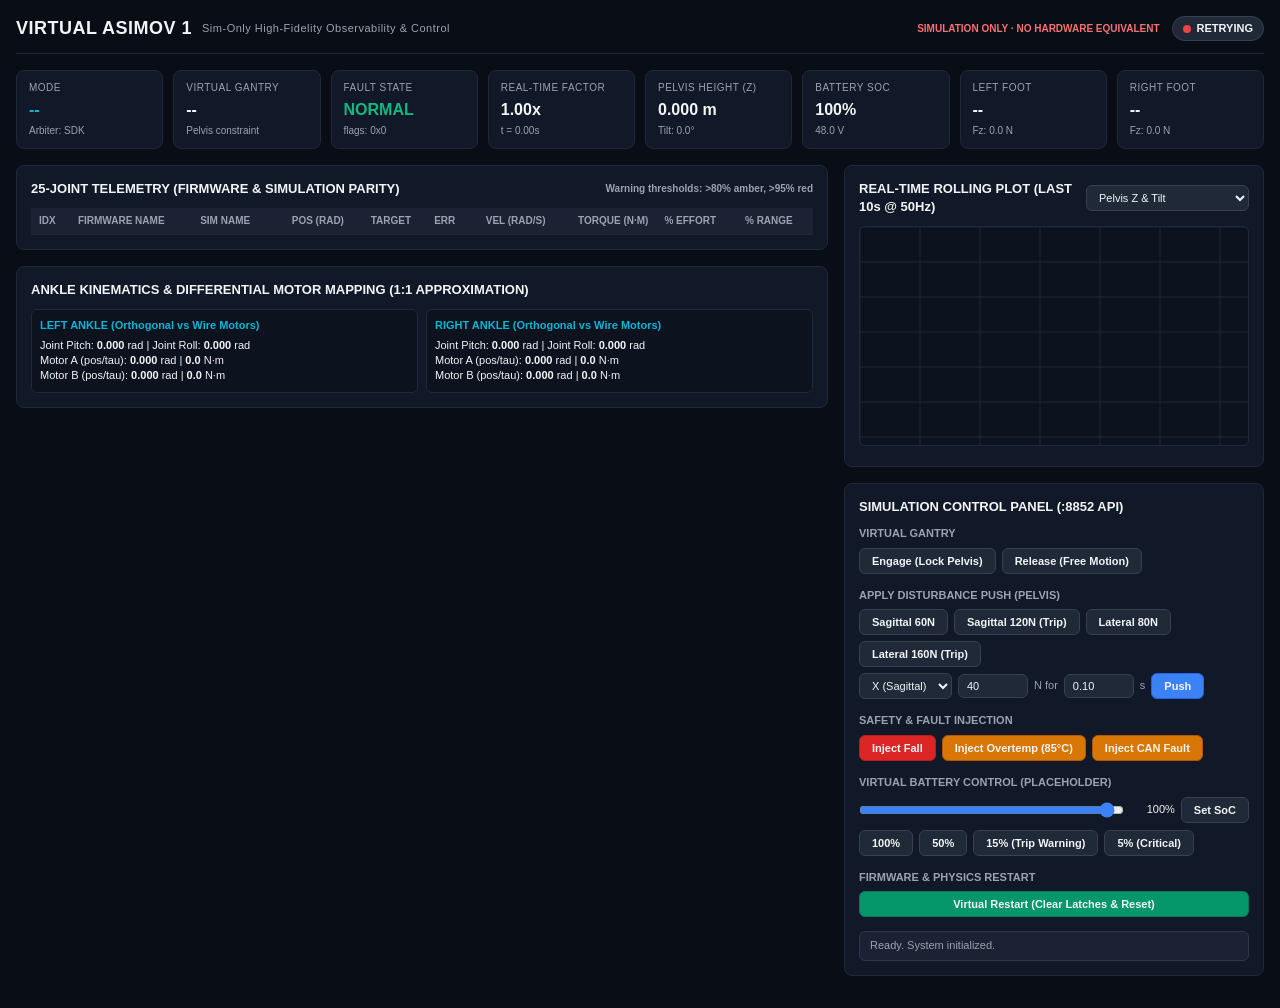
<file: dashboard/index.html>
<!DOCTYPE html>
<html lang="en">
<head>
  <meta charset="UTF-8">
  <meta name="viewport" content="width=device-width, initial-scale=1.0">
  <title>Virtual Asimov 1 · Observability & Control Dashboard</title>
  <style>
    :root {
      --bg: #090d16;
      --card-bg: #111827;
      --card-border: #1f2937;
      --text: #f3f4f6;
      --text-muted: #9ca3af;
      --accent: #3b82f6;
      --accent-glow: rgba(59, 130, 246, 0.2);
      --success: #10b981;
      --warning: #f59e0b;
      --danger: #ef4444;
      --purple: #8b5cf6;
      --cyan: #06b6d4;
    }
    * { box-sizing: border-box; margin: 0; padding: 0; }
    body {
      background-color: var(--bg);
      color: var(--text);
      font-family: -apple-system, BlinkMacSystemFont, "Segoe UI", Roboto, Helvetica, Arial, sans-serif;
      font-size: 13px;
      line-height: 1.4;
      padding: 16px;
    }
    .header {
      display: flex;
      justify-content: space-between;
      align-items: center;
      margin-bottom: 16px;
      padding-bottom: 12px;
      border-bottom: 1px solid var(--card-border);
    }
    .header h1 {
      font-size: 18px;
      font-weight: 700;
      letter-spacing: 0.5px;
      display: flex;
      align-items: center;
      gap: 10px;
    }
    .header .subtitle {
      font-size: 11px;
      color: var(--text-muted);
      font-weight: 400;
    }
    .badge {
      display: inline-flex;
      align-items: center;
      gap: 6px;
      padding: 4px 10px;
      border-radius: 9999px;
      font-size: 11px;
      font-weight: 600;
      background: #1f2937;
      border: 1px solid #374151;
    }
    .badge-dot {
      width: 8px;
      height: 8px;
      border-radius: 50%;
      background: var(--text-muted);
    }
    .badge.connected .badge-dot { background: var(--success); box-shadow: 0 0 8px var(--success); }
    .badge.disconnected .badge-dot { background: var(--danger); }
    .badge.connecting .badge-dot { background: var(--warning); }

    /* Top Stats Grid */
    .stats-grid {
      display: grid;
      grid-template-columns: repeat(auto-fit, minmax(140px, 1fr));
      gap: 10px;
      margin-bottom: 16px;
    }
    .stat-card {
      background: var(--card-bg);
      border: 1px solid var(--card-border);
      border-radius: 8px;
      padding: 10px 12px;
      display: flex;
      flex-direction: column;
    }
    .stat-label {
      font-size: 10px;
      text-transform: uppercase;
      letter-spacing: 0.5px;
      color: var(--text-muted);
      margin-bottom: 4px;
    }
    .stat-value {
      font-size: 16px;
      font-weight: 700;
      font-variant-numeric: tabular-nums;
    }
    .stat-sub {
      font-size: 10px;
      color: var(--text-muted);
      margin-top: 2px;
    }

    /* Main Dashboard Layout */
    .dashboard-layout {
      display: grid;
      grid-template-columns: 1fr 420px;
      gap: 16px;
    }
    @media (max-width: 1200px) {
      .dashboard-layout { grid-template-columns: 1fr; }
    }

    .card {
      background: var(--card-bg);
      border: 1px solid var(--card-border);
      border-radius: 8px;
      padding: 14px;
      margin-bottom: 16px;
    }
    .card-title {
      font-size: 13px;
      font-weight: 600;
      color: var(--text);
      margin-bottom: 10px;
      display: flex;
      justify-content: space-between;
      align-items: center;
    }

    /* Joint Table */
    .table-container {
      overflow-x: auto;
      max-height: 480px;
      overflow-y: auto;
    }
    table {
      width: 100%;
      border-collapse: collapse;
      font-size: 11px;
      font-variant-numeric: tabular-nums;
    }
    th {
      text-align: left;
      padding: 6px 8px;
      background: #1a2234;
      color: var(--text-muted);
      position: sticky;
      top: 0;
      z-index: 2;
      border-bottom: 1px solid var(--card-border);
      font-size: 10px;
      text-transform: uppercase;
    }
    td {
      padding: 5px 8px;
      border-bottom: 1px solid #1a2234;
    }
    tr:hover { background: rgba(255, 255, 255, 0.02); }
    .highlight-ankle { background: rgba(59, 130, 246, 0.06); }
    .bar-cell { width: 70px; }
    .meter-bar {
      height: 6px;
      background: #1f2937;
      border-radius: 3px;
      overflow: hidden;
      margin-top: 2px;
    }
    .meter-fill {
      height: 100%;
      background: var(--accent);
      border-radius: 3px;
      transition: width 0.1s ease;
    }
    .meter-fill.warning { background: var(--warning); }
    .meter-fill.danger { background: var(--danger); }

    /* Canvas Plot */
    .canvas-container {
      position: relative;
      width: 100%;
      height: 220px;
      background: #0d121f;
      border-radius: 6px;
      border: 1px solid var(--card-border);
    }
    canvas {
      width: 100%;
      height: 100%;
      display: block;
    }

    /* Controls */
    .control-group {
      margin-bottom: 14px;
    }
    .control-group-title {
      font-size: 11px;
      font-weight: 600;
      color: var(--text-muted);
      text-transform: uppercase;
      margin-bottom: 6px;
    }
    .btn-row {
      display: flex;
      gap: 6px;
      flex-wrap: wrap;
    }
    button {
      background: #1f2937;
      border: 1px solid #374151;
      color: var(--text);
      padding: 6px 12px;
      border-radius: 6px;
      font-size: 11px;
      font-weight: 600;
      cursor: pointer;
      transition: all 0.15s ease;
    }
    button:hover { background: #374151; border-color: #4b5563; }
    button.primary { background: var(--accent); border-color: #2563eb; }
    button.primary:hover { background: #2563eb; }
    button.success { background: #059669; border-color: #047857; }
    button.success:hover { background: #047857; }
    button.warning { background: #d97706; border-color: #b45309; }
    button.danger { background: #dc2626; border-color: #b91c1c; }
    button.active { outline: 2px solid var(--accent); }

    .input-row {
      display: flex;
      gap: 6px;
      align-items: center;
      margin-top: 6px;
    }
    input, select {
      background: #1f2937;
      border: 1px solid #374151;
      color: var(--text);
      padding: 5px 8px;
      border-radius: 6px;
      font-size: 11px;
    }
    input[type="number"] { width: 70px; }
    input[type="range"] { flex: 1; accent-color: var(--accent); }

    .log-banner {
      font-size: 11px;
      padding: 6px 10px;
      border-radius: 6px;
      background: #1a2234;
      border: 1px solid #2d3748;
      color: var(--text-muted);
      min-height: 28px;
      display: flex;
      align-items: center;
    }

    /* Ankle Card */
    .ankle-grid {
      display: grid;
      grid-template-columns: 1fr 1fr;
      gap: 8px;
      font-size: 11px;
    }
    .ankle-box {
      background: #0d121f;
      border: 1px solid var(--card-border);
      border-radius: 6px;
      padding: 8px;
    }
    .ankle-box h4 {
      font-size: 11px;
      color: var(--cyan);
      margin-bottom: 4px;
    }
  </style>
</head>
<body>

  <!-- Header -->
  <div class="header">
    <div>
      <h1>
        VIRTUAL ASIMOV 1
        <span class="subtitle">Sim-Only High-Fidelity Observability & Control</span>
      </h1>
    </div>
    <div style="display:flex; align-items:center; gap:12px;">
      <span style="font-size:10px; color:#f87171; font-weight:600;">SIMULATION ONLY · NO HARDWARE EQUIVALENT</span>
      <div id="wsBadge" class="badge connecting">
        <span class="badge-dot"></span>
        <span id="wsStatus">CONNECTING</span>
      </div>
    </div>
  </div>

  <!-- Stats Grid -->
  <div class="stats-grid">
    <div class="stat-card">
      <span class="stat-label">Mode</span>
      <span id="statMode" class="stat-value" style="color:var(--cyan)">--</span>
      <span id="statController" class="stat-sub">Arbiter: SDK</span>
    </div>
    <div class="stat-card">
      <span class="stat-label">Virtual Gantry</span>
      <span id="statGantry" class="stat-value">--</span>
      <span id="statGantrySub" class="stat-sub">Pelvis constraint</span>
    </div>
    <div class="stat-card">
      <span class="stat-label">Fault State</span>
      <span id="statFault" class="stat-value" style="color:var(--success)">NORMAL</span>
      <span id="statErrorFlags" class="stat-sub">flags: 0x0</span>
    </div>
    <div class="stat-card">
      <span class="stat-label">Real-Time Factor</span>
      <span id="statRtf" class="stat-value">1.00x</span>
      <span id="statSimTime" class="stat-sub">t = 0.00s</span>
    </div>
    <div class="stat-card">
      <span class="stat-label">Pelvis Height (Z)</span>
      <span id="statPelvisZ" class="stat-value">0.000 m</span>
      <span id="statPelvisTilt" class="stat-sub">Tilt: 0.0°</span>
    </div>
    <div class="stat-card">
      <span class="stat-label">Battery SoC</span>
      <span id="statBattery" class="stat-value">100%</span>
      <span id="statVoltage" class="stat-sub">48.0 V</span>
    </div>
    <div class="stat-card">
      <span class="stat-label">Left Foot</span>
      <span id="statFootL" class="stat-value">--</span>
      <span id="statForceL" class="stat-sub">Fz: 0.0 N</span>
    </div>
    <div class="stat-card">
      <span class="stat-label">Right Foot</span>
      <span id="statFootR" class="stat-value">--</span>
      <span id="statForceR" class="stat-sub">Fz: 0.0 N</span>
    </div>
  </div>

  <!-- Dashboard Layout -->
  <div class="dashboard-layout">

    <!-- Left Column: 25-Joint Table & Ankles -->
    <div>
      <div class="card">
        <div class="card-title">
          <span>25-JOINT TELEMETRY (FIRMWARE & SIMULATION PARITY)</span>
          <span style="font-size:10px; color:var(--text-muted);">Warning thresholds: >80% amber, >95% red</span>
        </div>
        <div class="table-container">
          <table id="jointTable">
            <thead>
              <tr>
                <th>Idx</th>
                <th>Firmware Name</th>
                <th>Sim Name</th>
                <th style="text-align:right">Pos (rad)</th>
                <th style="text-align:right">Target</th>
                <th style="text-align:right">Err</th>
                <th style="text-align:right">Vel (rad/s)</th>
                <th style="text-align:right">Torque (N·m)</th>
                <th>% Effort</th>
                <th>% Range</th>
              </tr>
            </thead>
            <tbody id="jointTableBody">
              <!-- Populated by JS -->
            </tbody>
          </table>
        </div>
      </div>

      <!-- Ankle Mapping Inspection Box -->
      <div class="card">
        <div class="card-title">
          <span>ANKLE KINEMATICS & DIFFERENTIAL MOTOR MAPPING (1:1 APPROXIMATION)</span>
        </div>
        <div class="ankle-grid">
          <div class="ankle-box">
            <h4>LEFT ANKLE (Orthogonal vs Wire Motors)</h4>
            <div>Joint Pitch: <b id="ankLPitch">0.000</b> rad | Joint Roll: <b id="ankLRoll">0.000</b> rad</div>
            <div>Motor A (pos/tau): <b id="ankLMotorA">0.000</b> rad | <b id="ankLTauA">0.0</b> N·m</div>
            <div>Motor B (pos/tau): <b id="ankLMotorB">0.000</b> rad | <b id="ankLTauB">0.0</b> N·m</div>
          </div>
          <div class="ankle-box">
            <h4>RIGHT ANKLE (Orthogonal vs Wire Motors)</h4>
            <div>Joint Pitch: <b id="ankRPitch">0.000</b> rad | Joint Roll: <b id="ankRRoll">0.000</b> rad</div>
            <div>Motor A (pos/tau): <b id="ankRMotorA">0.000</b> rad | <b id="ankRTauA">0.0</b> N·m</div>
            <div>Motor B (pos/tau): <b id="ankRMotorB">0.000</b> rad | <b id="ankRTauB">0.0</b> N·m</div>
          </div>
        </div>
      </div>
    </div>

    <!-- Right Column: Rolling Plot & Control Panel -->
    <div>
      <!-- Rolling Plot Card -->
      <div class="card">
        <div class="card-title">
          <span>REAL-TIME ROLLING PLOT (LAST 10s @ 50Hz)</span>
          <select id="plotSelect">
            <option value="pelvis">Pelvis Z & Tilt</option>
            <option value="feet">Foot Normal Forces (L/R)</option>
            <option value="joint_pos">Joint Pos vs Target</option>
            <option value="joint_torque">Joint Torque vs Limit</option>
            <option value="vel">Pelvis Linear Velocities</option>
          </select>
        </div>
        <div id="jointPickerRow" style="display:none; margin-bottom:8px;">
          <label style="font-size:11px; color:var(--text-muted)">Select Joint: </label>
          <select id="jointPickerSelect"></select>
        </div>
        <div class="canvas-container">
          <canvas id="plotCanvas"></canvas>
        </div>
        <div id="plotLegend" style="font-size:10px; color:var(--text-muted); margin-top:6px; display:flex; gap:12px;"></div>
      </div>

      <!-- Control Panel Card -->
      <div class="card">
        <div class="card-title">
          <span>SIMULATION CONTROL PANEL (:8852 API)</span>
        </div>

        <!-- Gantry Control -->
        <div class="control-group">
          <div class="control-group-title">Virtual Gantry</div>
          <div class="btn-row">
            <button id="btnGantryOn" onclick="sendControl({command:'gantry', state:'on'})">Engage (Lock Pelvis)</button>
            <button id="btnGantryOff" onclick="sendControl({command:'gantry', state:'off'})">Release (Free Motion)</button>
          </div>
        </div>

        <!-- Disturbance Push -->
        <div class="control-group">
          <div class="control-group-title">Apply Disturbance Push (Pelvis)</div>
          <div class="btn-row">
            <button onclick="applyPresetPush('x', 60)">Sagittal 60N</button>
            <button onclick="applyPresetPush('x', 120)">Sagittal 120N (Trip)</button>
            <button onclick="applyPresetPush('y', 80)">Lateral 80N</button>
            <button onclick="applyPresetPush('y', 160)">Lateral 160N (Trip)</button>
          </div>
          <div class="input-row">
            <select id="pushDir">
              <option value="x">X (Sagittal)</option>
              <option value="y">Y (Lateral)</option>
              <option value="z">Z (Vertical)</option>
            </select>
            <input type="number" id="pushForce" value="40" placeholder="Force (N)">
            <span style="font-size:11px; color:var(--text-muted)">N for</span>
            <input type="number" id="pushDur" value="0.10" step="0.05" placeholder="Dur (s)">
            <span style="font-size:11px; color:var(--text-muted)">s</span>
            <button class="primary" onclick="applyCustomPush()">Push</button>
          </div>
        </div>

        <!-- Fault Injection -->
        <div class="control-group">
          <div class="control-group-title">Safety & Fault Injection</div>
          <div class="btn-row">
            <button class="danger" onclick="sendControl({command:'inject', fault:'fall'})">Inject Fall</button>
            <button class="warning" onclick="sendControl({command:'inject', fault:'overtemp', temp:85.0})">Inject Overtemp (85°C)</button>
            <button class="warning" onclick="sendControl({command:'inject', fault:'can'})">Inject CAN Fault</button>
          </div>
        </div>

        <!-- Virtual Battery -->
        <div class="control-group">
          <div class="control-group-title">Virtual Battery Control (PLACEHOLDER)</div>
          <div class="input-row">
            <input type="range" id="batterySlider" min="0" max="100" value="100" oninput="document.getElementById('batteryVal').innerText = this.value + '%'">
            <span id="batteryVal" style="font-size:11px; width:45px; text-align:right;">100%</span>
            <button onclick="setBatteryFromSlider()">Set SoC</button>
          </div>
          <div class="btn-row" style="margin-top:6px;">
            <button onclick="sendControl({command:'set_battery', soc:100.0})">100%</button>
            <button onclick="sendControl({command:'set_battery', soc:50.0})">50%</button>
            <button onclick="sendControl({command:'set_battery', soc:15.0})">15% (Trip Warning)</button>
            <button onclick="sendControl({command:'set_battery', soc:5.0})">5% (Critical)</button>
          </div>
        </div>

        <!-- System Restart -->
        <div class="control-group">
          <div class="control-group-title">Firmware & Physics Restart</div>
          <button class="success" style="width:100%" onclick="sendControl({command:'restart'})">Virtual Restart (Clear Latches & Reset)</button>
        </div>

        <!-- Response Banner -->
        <div id="logBanner" class="log-banner">Ready. System initialized.</div>
      </div>
    </div>

  </div>

  <script>
    // State buffer for 10-second rolling plots (500 samples @ 50 Hz)
    const MAX_SAMPLES = 500;
    const history = {
      t: [],
      pelvisZ: [],
      pelvisTilt: [],
      footForceL: [],
      footForceR: [],
      velX: [],
      velY: [],
      velZ: [],
      jointPos: {},
      jointTarget: {},
      jointTorque: {},
    };

    let latestFrame = null;
    let ws = null;
    let reconnectTimer = null;
    let canvas, ctx;

    // Joint info
    const jointNames = [
      "L_Hip_Pitch", "L_Hip_Roll", "L_Hip_Yaw", "L_Knee", "L_Ankle_A", "L_Ankle_B",
      "R_Hip_Pitch", "R_Hip_Roll", "R_Hip_Yaw", "R_Knee", "R_Ankle_A", "R_Ankle_B",
      "L_Shoulder_Pitch", "L_Shoulder_Roll", "L_Shoulder_Yaw", "L_Elbow", "L_Wrist_Yaw",
      "R_Shoulder_Pitch", "R_Shoulder_Roll", "R_Shoulder_Yaw", "R_Elbow", "R_Wrist_Yaw",
      "Waist_Yaw", "Neck_Yaw", "Neck_Pitch"
    ];

    function init() {
      canvas = document.getElementById("plotCanvas");
      ctx = canvas.getContext("2d");

      // Populate joint picker
      const picker = document.getElementById("jointPickerSelect");
      jointNames.forEach((name, idx) => {
        const opt = document.createElement("option");
        opt.value = idx;
        opt.text = `${idx}: ${name}`;
        picker.appendChild(opt);
        history.jointPos[idx] = [];
        history.jointTarget[idx] = [];
        history.jointTorque[idx] = [];
      });

      document.getElementById("plotSelect").addEventListener("change", (e) => {
        const showPicker = e.target.value === "joint_pos" || e.target.value === "joint_torque";
        document.getElementById("jointPickerRow").style.display = showPicker ? "block" : "none";
      });

      connectWs();
      window.requestAnimationFrame(renderLoop);
    }

    function connectWs() {
      const proto = window.location.protocol === "https:" ? "wss:" : "ws:";
      const host = window.location.hostname || "127.0.0.1";
      const wsUrl = `${proto}//${host}:8854`;

      updateBadge("connecting", "CONNECTING");
      try {
        ws = new WebSocket(wsUrl);
      } catch (err) {
        fallbackPolling();
        return;
      }

      ws.onopen = () => {
        updateBadge("connected", "LIVE 50Hz");
        logMessage("Connected to sim-only ground truth stream.");
      };

      ws.onmessage = (evt) => {
        try {
          const data = JSON.parse(evt.data);
          onGroundTruthFrame(data);
        } catch (e) {}
      };

      ws.onerror = () => {
        updateBadge("disconnected", "WS ERROR");
      };

      ws.onclose = () => {
        updateBadge("disconnected", "RETRYING");
        clearTimeout(reconnectTimer);
        reconnectTimer = setTimeout(connectWs, 2000);
      };
    }

    function updateBadge(state, text) {
      const b = document.getElementById("wsBadge");
      b.className = `badge ${state}`;
      document.getElementById("wsStatus").innerText = text;
    }

    function onGroundTruthFrame(data) {
      latestFrame = data;
      const simTime = data.sim_time || 0;

      // Stats
      document.getElementById("statMode").innerText = data.mode || "--";
      document.getElementById("statGantry").innerText = data.gantry_active ? "LOCKED" : "FREE";
      document.getElementById("statGantry").style.color = data.gantry_active ? "var(--warning)" : "var(--success)";

      const fault = data.fault_state || {};
      if (fault.latched) {
        document.getElementById("statFault").innerText = "FAULT LATCHED";
        document.getElementById("statFault").style.color = "var(--danger)";
      } else {
        document.getElementById("statFault").innerText = "NORMAL";
        document.getElementById("statFault").style.color = "var(--success)";
      }
      document.getElementById("statErrorFlags").innerText = `flags: 0x${(fault.error_flags || 0).toString(16)}`;

      document.getElementById("statRtf").innerText = `${(data.real_time_factor || 1.0).toFixed(2)}x`;
      document.getElementById("statSimTime").innerText = `t = ${simTime.toFixed(2)}s`;

      const pelvis = data.pelvis || {};
      const pos = pelvis.pos || [0, 0, 0];
      document.getElementById("statPelvisZ").innerText = `${pos[2].toFixed(3)} m`;
      document.getElementById("statPelvisTilt").innerText = `Tilt: ${(pelvis.tilt_deg || 0).toFixed(1)}°`;

      const battery = data.battery || {};
      document.getElementById("statBattery").innerText = `${(battery.soc_percent || 100).toFixed(0)}%`;
      document.getElementById("statVoltage").innerText = `${(battery.voltage_v || 48).toFixed(1)} V`;

      const contacts = data.contacts || {};
      const fL = contacts.left_foot || {};
      const fR = contacts.right_foot || {};
      document.getElementById("statFootL").innerText = fL.contact ? "GROUND" : "AIR";
      document.getElementById("statFootL").style.color = fL.contact ? "var(--success)" : "var(--text-muted)";
      document.getElementById("statForceL").innerText = `Fz: ${(fL.normal_force || 0).toFixed(1)} N`;

      document.getElementById("statFootR").innerText = fR.contact ? "GROUND" : "AIR";
      document.getElementById("statFootR").style.color = fR.contact ? "var(--success)" : "var(--text-muted)";
      document.getElementById("statForceR").innerText = `Fz: ${(fR.normal_force || 0).toFixed(1)} N`;

      // Ankles Box
      const ankles = data.ankles || {};
      const aL = ankles.left || {};
      const aR = ankles.right || {};
      document.getElementById("ankLPitch").innerText = (aL.pitch_rad || 0).toFixed(3);
      document.getElementById("ankLRoll").innerText = (aL.roll_rad || 0).toFixed(3);
      document.getElementById("ankLMotorA").innerText = (aL.motor_a_rad || 0).toFixed(3);
      document.getElementById("ankLMotorB").innerText = (aL.motor_b_rad || 0).toFixed(3);
      document.getElementById("ankLTauA").innerText = (aL.motor_a_torque_nm || 0).toFixed(1);
      document.getElementById("ankLTauB").innerText = (aL.motor_b_torque_nm || 0).toFixed(1);

      document.getElementById("ankRPitch").innerText = (aR.pitch_rad || 0).toFixed(3);
      document.getElementById("ankRRoll").innerText = (aR.roll_rad || 0).toFixed(3);
      document.getElementById("ankRMotorA").innerText = (aR.motor_a_rad || 0).toFixed(3);
      document.getElementById("ankRMotorB").innerText = (aR.motor_b_rad || 0).toFixed(3);
      document.getElementById("ankRTauA").innerText = (aR.motor_a_torque_nm || 0).toFixed(1);
      document.getElementById("ankRTauB").innerText = (aR.motor_b_torque_nm || 0).toFixed(1);

      // Append to rolling history
      pushHistory(simTime, pos[2], pelvis.tilt_deg || 0, fL.normal_force || 0, fR.normal_force || 0, pelvis.lin_vel || [0,0,0], data.joints || []);

      // Update Joint Table
      updateJointTable(data.joints || []);
    }

    function pushHistory(t, z, tilt, fL, fR, linVel, joints) {
      history.t.push(t);
      history.pelvisZ.push(z);
      history.pelvisTilt.push(tilt);
      history.footForceL.push(fL);
      history.footForceR.push(fR);
      history.velX.push(linVel[0] || 0);
      history.velY.push(linVel[1] || 0);
      history.velZ.push(linVel[2] || 0);

      joints.forEach((j) => {
        const idx = j.index;
        if (history.jointPos[idx]) {
          history.jointPos[idx].push(j.pos);
          history.jointTarget[idx].push(j.target);
          history.jointTorque[idx].push(j.torque);
        }
      });

      if (history.t.length > MAX_SAMPLES) {
        history.t.shift();
        history.pelvisZ.shift();
        history.pelvisTilt.shift();
        history.footForceL.shift();
        history.footForceR.shift();
        history.velX.shift();
        history.velY.shift();
        history.velZ.shift();
        for (let k in history.jointPos) {
          history.jointPos[k].shift();
          history.jointTarget[k].shift();
          history.jointTorque[k].shift();
        }
      }
    }

    function updateJointTable(joints) {
      const tbody = document.getElementById("jointTableBody");
      if (tbody.children.length !== joints.length) {
        // Build rows once
        tbody.innerHTML = "";
        joints.forEach((j) => {
          const isAnkle = [4, 5, 10, 11].includes(j.index);
          const tr = document.createElement("tr");
          tr.id = `jrow_${j.index}`;
          if (isAnkle) tr.className = "highlight-ankle";
          tr.innerHTML = `
            <td>${j.index}</td>
            <td style="font-weight:600">${j.firmware_name}</td>
            <td style="color:var(--text-muted)">${j.sim_name}</td>
            <td id="jpos_${j.index}" style="text-align:right">--</td>
            <td id="jtgt_${j.index}" style="text-align:right; color:var(--cyan)">--</td>
            <td id="jerr_${j.index}" style="text-align:right">--</td>
            <td id="jvel_${j.index}" style="text-align:right">--</td>
            <td id="jtau_${j.index}" style="text-align:right; font-weight:600">--</td>
            <td class="bar-cell">
              <span id="jeftp_${j.index}" style="font-size:10px">0%</span>
              <div class="meter-bar"><div id="jefb_${j.index}" class="meter-fill" style="width:0%"></div></div>
            </td>
            <td class="bar-cell">
              <span id="jrgp_${j.index}" style="font-size:10px">50%</span>
              <div class="meter-bar"><div id="jrgb_${j.index}" class="meter-fill" style="width:50%; background:var(--purple)"></div></div>
            </td>
          `;
          tbody.appendChild(tr);
        });
      }

      // Update values
      joints.forEach((j) => {
        const i = j.index;
        const posEl = document.getElementById(`jpos_${i}`);
        const tgtEl = document.getElementById(`jtgt_${i}`);
        const errEl = document.getElementById(`jerr_${i}`);
        const velEl = document.getElementById(`jvel_${i}`);
        const tauEl = document.getElementById(`jtau_${i}`);
        const eftpEl = document.getElementById(`jeftp_${i}`);
        const efbEl = document.getElementById(`jefb_${i}`);
        const rgpEl = document.getElementById(`jrgp_${i}`);
        const rgbEl = document.getElementById(`jrgb_${i}`);

        if (posEl) posEl.innerText = j.pos.toFixed(3);
        if (tgtEl) tgtEl.innerText = j.target.toFixed(3);
        if (errEl) errEl.innerText = j.error.toFixed(3);
        if (velEl) velEl.innerText = j.vel.toFixed(2);
        if (tauEl) tauEl.innerText = j.torque.toFixed(1);

        const pctEffort = Math.min(100, Math.abs(j.torque_pct_effort || 0));
        if (eftpEl) eftpEl.innerText = `${pctEffort.toFixed(0)}%`;
        if (efbEl) {
          efbEl.style.width = `${pctEffort}%`;
          efbEl.className = pctEffort > 95 ? "meter-fill danger" : (pctEffort > 80 ? "meter-fill warning" : "meter-fill");
        }

        const pctRange = Math.max(0, Math.min(100, j.pos_pct_range || 50));
        if (rgpEl) rgpEl.innerText = `${pctRange.toFixed(0)}%`;
        if (rgbEl) {
          rgbEl.style.width = `${pctRange}%`;
          rgbEl.className = (pctRange > 95 || pctRange < 5) ? "meter-fill warning" : "meter-fill";
        }
      });
    }

    // 60FPS Canvas Drawing Loop
    function renderLoop() {
      renderPlot();
      window.requestAnimationFrame(renderLoop);
    }

    function renderPlot() {
      if (!ctx || !canvas) return;
      const rect = canvas.getBoundingClientRect();
      if (canvas.width !== rect.width * window.devicePixelRatio || canvas.height !== rect.height * window.devicePixelRatio) {
        canvas.width = rect.width * window.devicePixelRatio;
        canvas.height = rect.height * window.devicePixelRatio;
      }

      ctx.save();
      ctx.scale(window.devicePixelRatio, window.devicePixelRatio);
      const w = rect.width;
      const h = rect.height;

      ctx.clearRect(0, 0, w, h);

      // Draw dark grid
      ctx.strokeStyle = "#1f2937";
      ctx.lineWidth = 1;
      for (let x = 0; x < w; x += 60) {
        ctx.beginPath(); ctx.moveTo(x, 0); ctx.lineTo(x, h); ctx.stroke();
      }
      for (let y = 0; y < h; y += 35) {
        ctx.beginPath(); ctx.moveTo(0, y); ctx.lineTo(w, y); ctx.stroke();
      }

      const mode = document.getElementById("plotSelect").value;
      const legend = document.getElementById("plotLegend");

      if (history.t.length < 2) {
        ctx.restore();
        return;
      }

      if (mode === "pelvis") {
        legend.innerHTML = `
          <span style="color:var(--cyan)">■ Pelvis Height Z (m)</span>
          <span style="color:var(--warning)">■ Pelvis Tilt (deg)</span>
        `;
        drawSeries(history.pelvisZ, 0.4, 0.8, "var(--cyan)", 2);
        drawSeries(history.pelvisTilt, 0, 45, "var(--warning)", 1.5);
      } else if (mode === "feet") {
        legend.innerHTML = `
          <span style="color:var(--success)">■ Left Foot Fz (N)</span>
          <span style="color:var(--purple)">■ Right Foot Fz (N)</span>
        `;
        drawSeries(history.footForceL, 0, 250, "var(--success)", 2);
        drawSeries(history.footForceR, 0, 250, "var(--purple)", 2);
      } else if (mode === "joint_pos") {
        const jidx = parseInt(document.getElementById("jointPickerSelect").value || "0");
        legend.innerHTML = `
          <span style="color:var(--cyan)">■ ${jointNames[jidx]} Target (rad)</span>
          <span style="color:var(--success)">■ Actual Pos (rad)</span>
        `;
        const pos = history.jointPos[jidx] || [];
        const tgt = history.jointTarget[jidx] || [];
        const minVal = -1.6, maxVal = 1.6;
        drawSeries(tgt, minVal, maxVal, "var(--cyan)", 1.5, [4, 4]);
        drawSeries(pos, minVal, maxVal, "var(--success)", 2);
      } else if (mode === "joint_torque") {
        const jidx = parseInt(document.getElementById("jointPickerSelect").value || "0");
        legend.innerHTML = `
          <span style="color:var(--danger)">■ ${jointNames[jidx]} Torque (N·m)</span>
        `;
        const tau = history.jointTorque[jidx] || [];
        drawSeries(tau, -50, 50, "var(--danger)", 2);
      } else if (mode === "vel") {
        legend.innerHTML = `
          <span style="color:var(--cyan)">■ Vx</span>
          <span style="color:var(--success)">■ Vy</span>
          <span style="color:var(--warning)">■ Vz</span>
        `;
        drawSeries(history.velX, -1.0, 1.0, "var(--cyan)", 1.5);
        drawSeries(history.velY, -1.0, 1.0, "var(--success)", 1.5);
        drawSeries(history.velZ, -1.0, 1.0, "var(--warning)", 1.5);
      }

      ctx.restore();
    }

    function drawSeries(series, yMin, yMax, color, lineWidth = 1.5, dash = []) {
      if (!series || series.length < 2) return;
      const w = canvas.getBoundingClientRect().width;
      const h = canvas.getBoundingClientRect().height;
      const n = series.length;

      ctx.beginPath();
      ctx.strokeStyle = color;
      ctx.lineWidth = lineWidth;
      ctx.setLineDash(dash);

      for (let i = 0; i < n; i++) {
        const x = (i / (MAX_SAMPLES - 1)) * w;
        const normY = (series[i] - yMin) / (yMax - yMin);
        const y = h - Math.max(0, Math.min(h, normY * h));
        if (i === 0) ctx.moveTo(x, y);
        else ctx.lineTo(x, y);
      }
      ctx.stroke();
      ctx.setLineDash([]);
    }

    // HTTP Control API Calls (:8852/control)
    function sendControl(payload) {
      const banner = document.getElementById("logBanner");
      banner.innerText = `Sending: ${JSON.stringify(payload)}...`;
      fetch("/control", {
        method: "POST",
        headers: { "Content-Type": "application/json" },
        body: JSON.stringify(payload)
      })
      .then(res => res.json())
      .then(data => {
        banner.innerText = `Response: ${JSON.stringify(data)}`;
        banner.style.color = data.status === "ok" ? "var(--success)" : "var(--danger)";
      })
      .catch(err => {
        banner.innerText = `Error: ${err.message}`;
        banner.style.color = "var(--danger)";
      });
    }

    function applyPresetPush(dir, force) {
      sendControl({ command: "push", dir: dir, force: force, duration: 0.1 });
    }

    function applyCustomPush() {
      const dir = document.getElementById("pushDir").value;
      const force = parseFloat(document.getElementById("pushForce").value || "40");
      const dur = parseFloat(document.getElementById("pushDur").value || "0.1");
      sendControl({ command: "push", dir: dir, force: force, duration: dur });
    }

    function setBatteryFromSlider() {
      const val = parseFloat(document.getElementById("batterySlider").value);
      sendControl({ command: "set_battery", soc: val });
    }

    function logMessage(msg) {
      document.getElementById("logBanner").innerText = msg;
    }

    window.addEventListener("DOMContentLoaded", init);
  </script>
</body>
</html>
</file>
